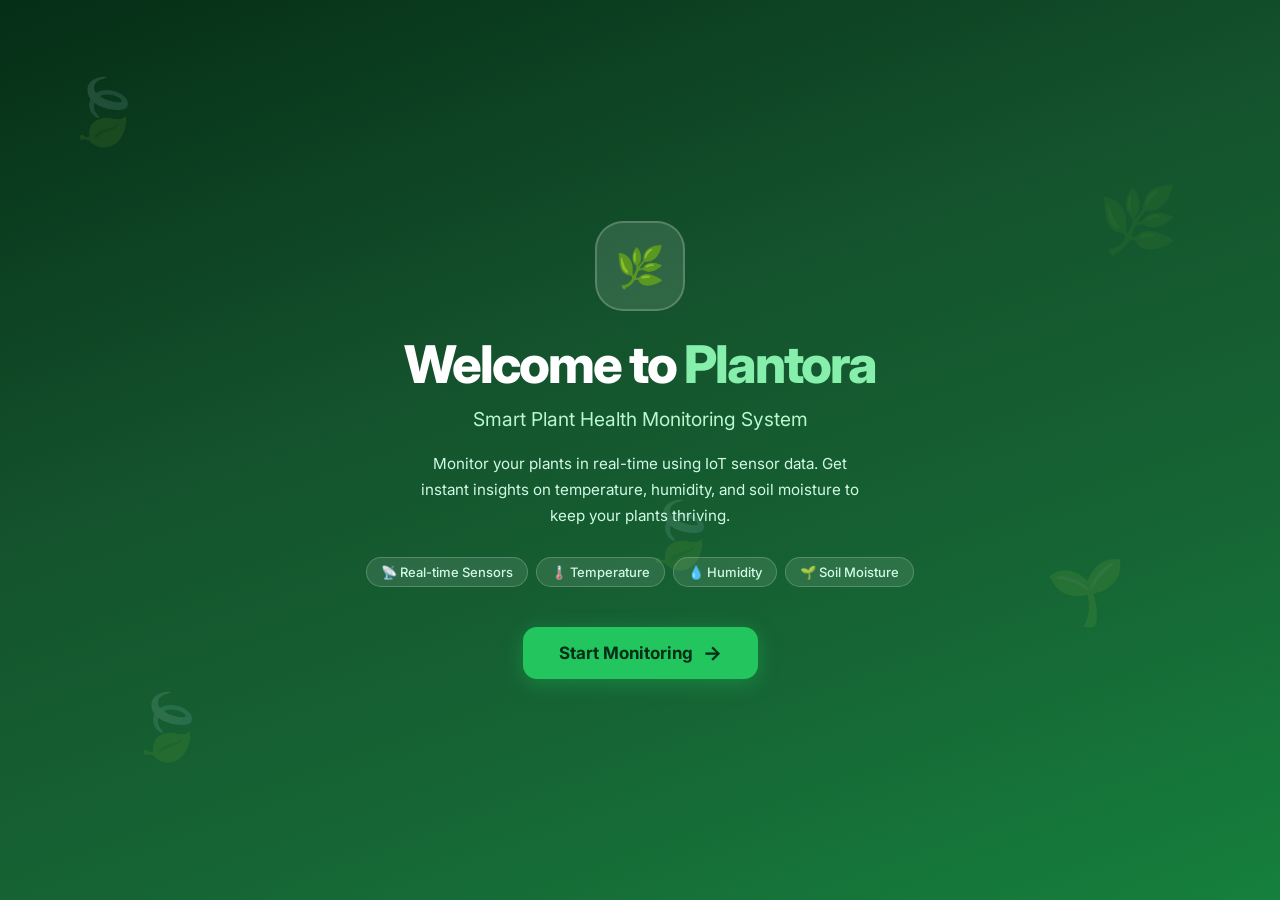
<file: plantora/index.html>
<!DOCTYPE html>
<html lang="en">
  <head>
    <meta charset="UTF-8" />
    <meta name="viewport" content="width=device-width, initial-scale=1.0" />
    <title>Plantora 🌿 - Smart Plant Health Monitoring</title>
    <link rel="preconnect" href="https://fonts.googleapis.com">
    <link rel="preconnect" href="https://fonts.gstatic.com" crossorigin>
    <link href="https://fonts.googleapis.com/css2?family=Inter:wght@300;400;500;600;700;800&display=swap" rel="stylesheet">
    <link rel="stylesheet" href="src/styles.css">
  </head>
  <body>
    <div class="page welcome-page">
      <div class="welcome-bg">
        <div class="leaf leaf-1">🍃</div>
        <div class="leaf leaf-2">🌿</div>
        <div class="leaf leaf-3">🍃</div>
        <div class="leaf leaf-4">🌱</div>
        <div class="leaf leaf-5">🍃</div>
      </div>
      <div class="welcome-content">
        <div class="logo-badge">
          <span class="logo-icon">🌿</span>
        </div>
        <h1 class="welcome-title">Welcome to <span class="brand">Plantora</span></h1>
        <p class="welcome-subtitle">Smart Plant Health Monitoring System</p>
        <p class="welcome-desc">
          Monitor your plants in real-time using IoT sensor data. Get instant insights on
          temperature, humidity, and soil moisture to keep your plants thriving.
        </p>
        <div class="feature-pills">
          <span class="pill">📡 Real-time Sensors</span>
          <span class="pill">🌡️ Temperature</span>
          <span class="pill">💧 Humidity</span>
          <span class="pill">🌱 Soil Moisture</span>
        </div>
        <a href="environment.html" class="btn-primary">
          <span>Start Monitoring</span>
          <span class="btn-arrow">→</span>
        </a>
      </div>
    </div>
  </body>
</html>
</file>
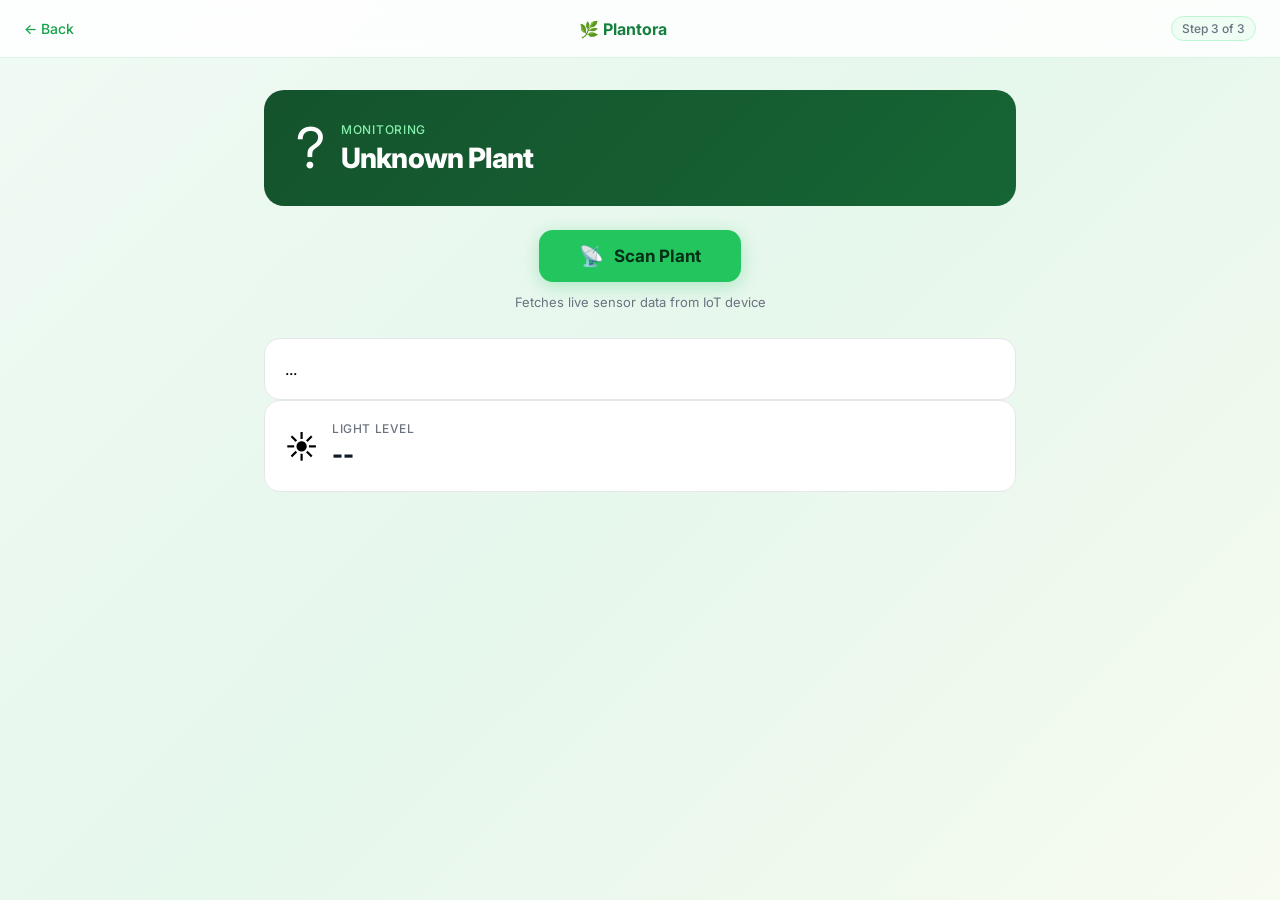
<file: plantora/dashboard.html>
<!DOCTYPE html>
<html lang="en">
  <head>
    <meta charset="UTF-8" />
    <meta name="viewport" content="width=device-width, initial-scale=1.0" />
    <title>Dashboard — Plantora 🌿</title>
    <link rel="preconnect" href="https://fonts.googleapis.com">
    <link rel="preconnect" href="https://fonts.gstatic.com" crossorigin>
    <link href="https://fonts.googleapis.com/css2?family=Inter:wght@300;400;500;600;700;800&display=swap" rel="stylesheet">
    <link rel="stylesheet" href="src/styles.css">
  </head>
  <body>
    <div class="page">
      <header class="top-nav">
        <a id="back-link" href="plants.html" class="nav-back">← Back</a>
        <div class="nav-brand">🌿 Plantora</div>
        <div class="nav-step">Step 3 of 3</div>
      </header>

      <div class="page-content">

        <!-- Plant hero -->
        <div class="dashboard-hero">
          <div id="plant-icon" class="dashboard-plant-icon">🌱</div>
          <div>
            <p class="dashboard-label">Monitoring</p>
            <h1 id="plant-name" class="dashboard-plant-name">Loading...</h1>
          </div>
        </div>

        <!-- Scan Button -->
        <div class="scan-section">
          <button id="scan-btn" class="btn-scan" onclick="runDiagnosis()">
            <span class="scan-icon">📡</span>
            <span id="scan-text">Scan Plant</span>
          </button>
          <p class="scan-hint">Fetches live sensor data from IoT device</p>
        </div>

        <!-- Status Banner -->
        <div id="status-banner" class="status-banner hidden">
          <div id="status-dot" class="status-dot"></div>
          <div>
            <span id="status-label" class="status-label"></span>
            <span id="status-msg" class="status-msg"></span>
          </div>
        </div>

        <!-- Health Score -->
        <div id="health-section" class="health-section hidden">
          <div class="health-header">
            <span class="health-title">Health Score</span>
            <span id="health-score-num" class="health-score-num">--</span>
          </div>
          <div class="health-bar-track">
            <div id="health-bar-fill" class="health-bar-fill" style="width: 0%"></div>
          </div>
          <div class="health-bar-labels">
            <span>Critical</span>
            <span>Moderate</span>
            <span>Healthy</span>
          </div>
        </div>

        <!-- Sensor Cards -->
        <div id="sensor-grid" class="sensor-grid hidden">
          <div class="sensor-card" id="card-temp">
            <div class="sensor-icon">🌡️</div>
            <div class="sensor-info">
              <div class="sensor-label">Temperature</div>
              <div id="temp-value" class="sensor-value">--</div>
              <div id="temp-range" class="sensor-range"></div>
            </div>
            <div id="temp-status" class="sensor-badge"></div>
          </div>

          <div class="sensor-card" id="card-hum">
            <div class="sensor-icon">💧</div>
            <div class="sensor-info">
              <div class="sensor-label">Humidity</div>
              <div id="hum-value" class="sensor-value">--</div>
              <div id="hum-range" class="sensor-range"></div>
            </div>
            <div id="hum-status" class="sensor-badge"></div>
          </div>

          <div class="sensor-card" id="card-soil">
            <div class="sensor-icon">🌱</div>
            <div class="sensor-info">
              <div class="sensor-label">Soil Moisture</div>
              <div id="soil-value" class="sensor-value">--</div>
              <div id="soil-range" class="sensor-range"></div>
            </div>
            <div id="soil-status" class="sensor-badge"></div>
          </div>
        </div>
        <div class="sensor-card" id="card-soil">
   ...
</div>



<div class="sensor-card" id="card-light">
  <div class="sensor-icon">☀️</div>

  <div class="sensor-info">
    <div class="sensor-label">Light Level</div>

    <div id="light-value" class="sensor-value">--</div>

    <div id="light-range" class="sensor-range"></div>
  </div>

  <div id="light-status" class="sensor-badge"></div>
</div>

        <!-- Tips -->
        <div id="tips-section" class="tips-section hidden">
          <h3 class="tips-title">💡 Care Recommendations</h3>
          <ul id="tips-list" class="tips-list"></ul>
        </div>

        <!-- Last Updated -->
        <div id="last-updated" class="last-updated hidden">
          <span id="last-updated-text"></span>
        </div>

        <!-- Error -->
        <div id="error-section" class="error-section hidden">
          <div class="error-icon">⚠️</div>
          <p id="error-text" class="error-text"></p>
          <button class="btn-retry" onclick="runDiagnosis()">Try Again</button>
        </div>

      </div>
    </div>
    <script src="src/diagnosis.js"></script>
  </body>
</html>
</file>
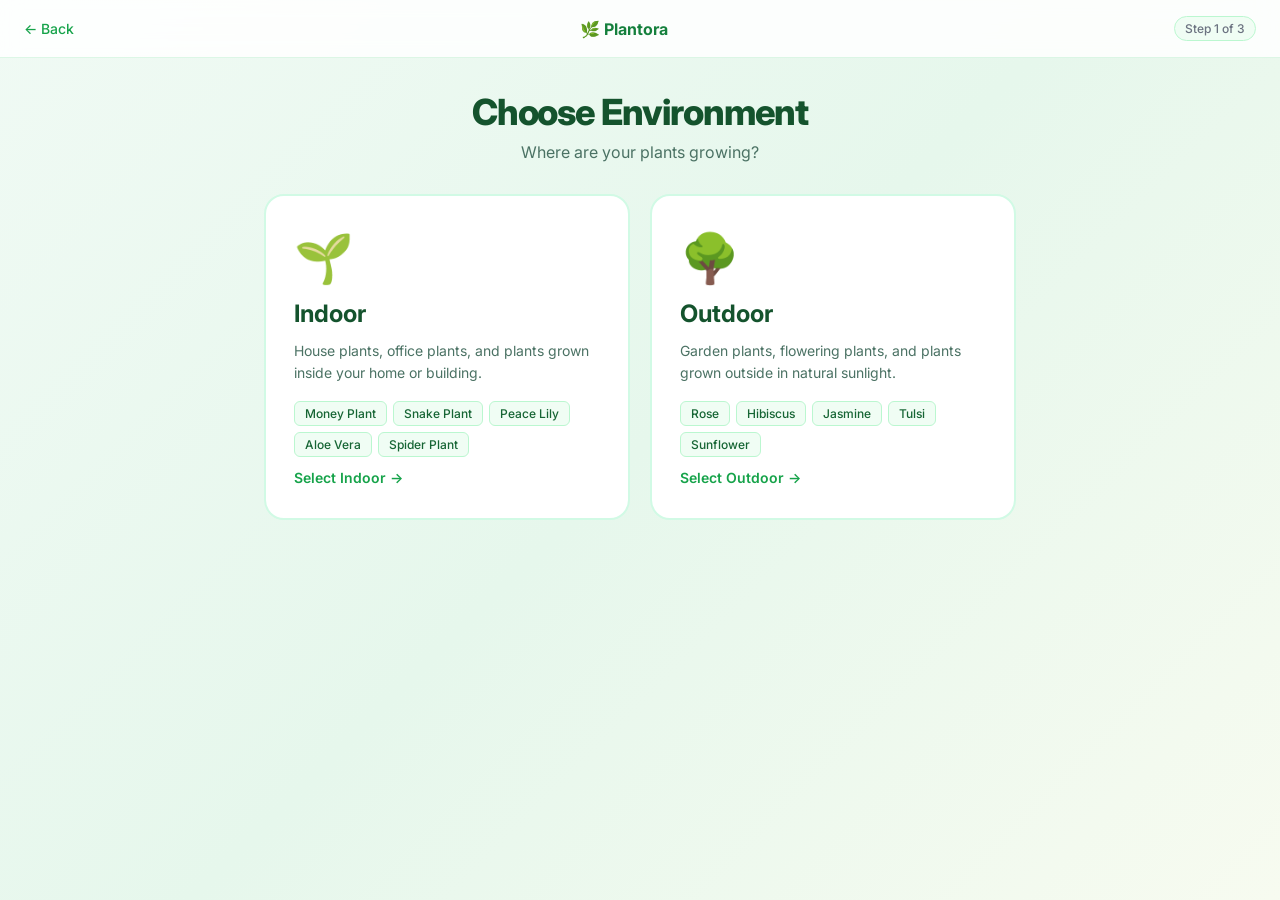
<file: plantora/environment.html>
<!DOCTYPE html>
<html lang="en">
  <head>
    <meta charset="UTF-8" />
    <meta name="viewport" content="width=device-width, initial-scale=1.0" />
    <title>Choose Environment — Plantora 🌿</title>
    <link rel="preconnect" href="https://fonts.googleapis.com">
    <link rel="preconnect" href="https://fonts.gstatic.com" crossorigin>
    <link href="https://fonts.googleapis.com/css2?family=Inter:wght@300;400;500;600;700;800&display=swap" rel="stylesheet">
    <link rel="stylesheet" href="src/styles.css">
  </head>
  <body>
    <div class="page">
      <header class="top-nav">
        <a href="index.html" class="nav-back">← Back</a>
        <div class="nav-brand">🌿 Plantora</div>
        <div class="nav-step">Step 1 of 3</div>
      </header>

      <div class="page-content">
        <div class="page-header">
          <h1 class="page-title">Choose Environment</h1>
          <p class="page-desc">Where are your plants growing?</p>
        </div>

        <div class="env-grid">
          <a href="plants.html?type=indoor" class="env-card">
            <div class="env-icon">🌱</div>
            <h2 class="env-title">Indoor</h2>
            <p class="env-desc">House plants, office plants, and plants grown inside your home or building.</p>
            <ul class="env-examples">
              <li>Money Plant</li>
              <li>Snake Plant</li>
              <li>Peace Lily</li>
              <li>Aloe Vera</li>
              <li>Spider Plant</li>
            </ul>
            <span class="env-cta">Select Indoor →</span>
          </a>

          <a href="plants.html?type=outdoor" class="env-card">
            <div class="env-icon">🌳</div>
            <h2 class="env-title">Outdoor</h2>
            <p class="env-desc">Garden plants, flowering plants, and plants grown outside in natural sunlight.</p>
            <ul class="env-examples">
              <li>Rose</li>
              <li>Hibiscus</li>
              <li>Jasmine</li>
              <li>Tulsi</li>
              <li>Sunflower</li>
            </ul>
            <span class="env-cta">Select Outdoor →</span>
          </a>
        </div>
      </div>
    </div>
  </body>
</html>
</file>
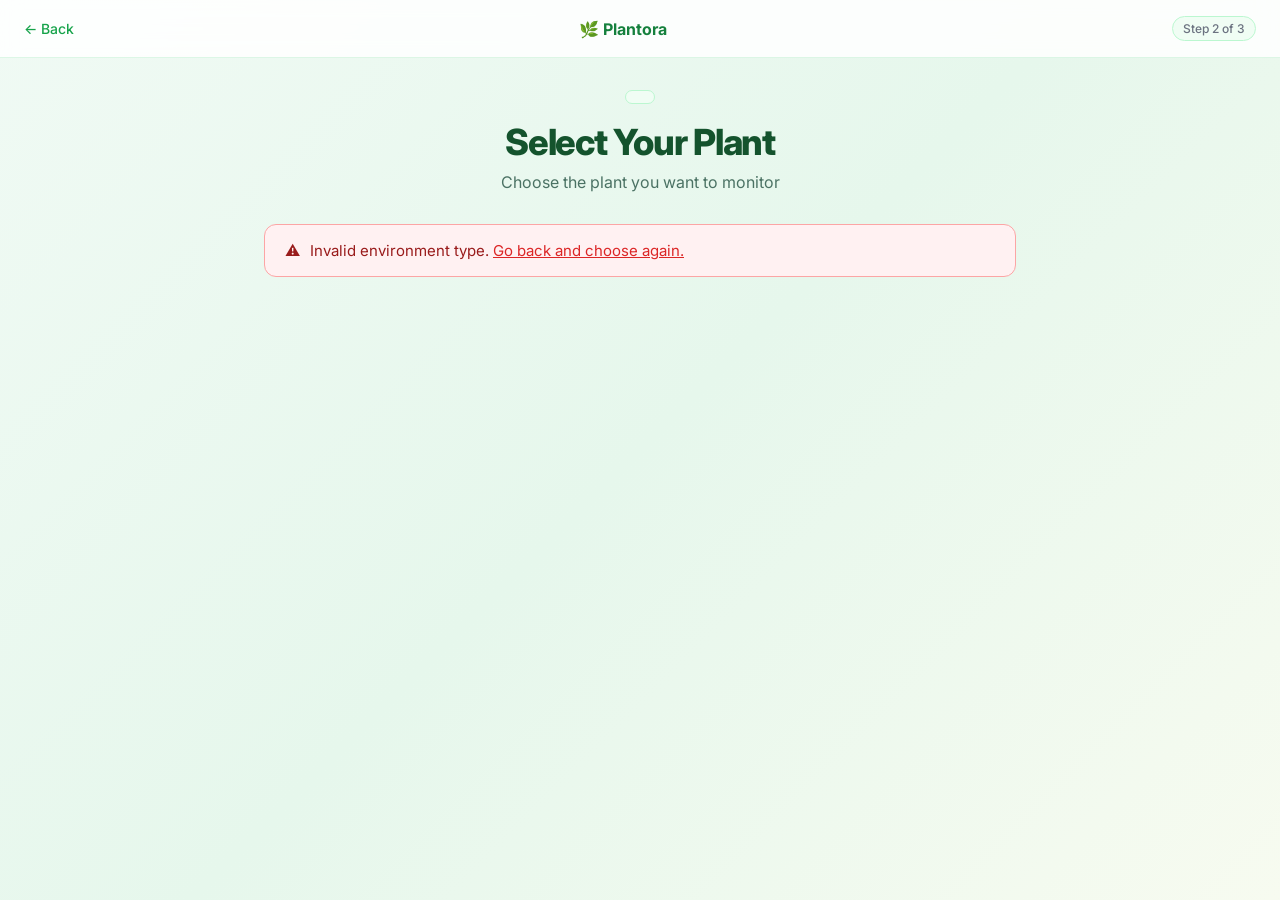
<file: plantora/plants.html>
<!DOCTYPE html>
<html lang="en">
  <head>
    <meta charset="UTF-8" />
    <meta name="viewport" content="width=device-width, initial-scale=1.0" />
    <title>Select Plant — Plantora 🌿</title>
    <link rel="preconnect" href="https://fonts.googleapis.com">
    <link rel="preconnect" href="https://fonts.gstatic.com" crossorigin>
    <link href="https://fonts.googleapis.com/css2?family=Inter:wght@300;400;500;600;700;800&display=swap" rel="stylesheet">
    <link rel="stylesheet" href="src/styles.css">
  </head>
  <body>
    <div class="page">
      <header class="top-nav">
        <a href="environment.html" class="nav-back">← Back</a>
        <div class="nav-brand">🌿 Plantora</div>
        <div class="nav-step">Step 2 of 3</div>
      </header>

      <div class="page-content">
        <div class="page-header">
          <div id="env-badge" class="env-badge"></div>
          <h1 class="page-title">Select Your Plant</h1>
          <p class="page-desc">Choose the plant you want to monitor</p>
        </div>

        <div id="plant-grid" class="plant-grid"></div>

        <div id="error-msg" class="error-msg hidden">
          <span>⚠️</span>
          <span>Invalid environment type. <a href="environment.html">Go back and choose again.</a></span>
        </div>
      </div>
    </div>
    <script src="src/plants.js"></script>
  </body>
</html>
</file>
<file: plantora/src/styles.css>
/* ==================== RESET & BASE ==================== */
*, *::before, *::after {
  box-sizing: border-box;
  margin: 0;
  padding: 0;
}

html, body {
  height: 100%;
  font-family: 'Inter', -apple-system, BlinkMacSystemFont, sans-serif;
  -webkit-font-smoothing: antialiased;
}

a { text-decoration: none; color: inherit; }
ul { list-style: none; }
button { cursor: pointer; font-family: inherit; }

.hidden { display: none !important; }

/* ==================== LAYOUT ==================== */
.page {
  min-height: 100vh;
  background: linear-gradient(135deg, #f0faf4 0%, #e6f7ec 50%, #f7fbf0 100%);
  display: flex;
  flex-direction: column;
}

.page-content {
  flex: 1;
  max-width: 800px;
  width: 100%;
  margin: 0 auto;
  padding: 2rem 1.5rem 3rem;
}

/* ==================== NAV ==================== */
.top-nav {
  display: flex;
  align-items: center;
  justify-content: space-between;
  padding: 1rem 1.5rem;
  background: rgba(255,255,255,0.85);
  backdrop-filter: blur(10px);
  border-bottom: 1px solid rgba(34,197,94,0.15);
  position: sticky;
  top: 0;
  z-index: 100;
}

.nav-back {
  font-size: 0.875rem;
  color: #16a34a;
  font-weight: 500;
  transition: opacity 0.2s;
}
.nav-back:hover { opacity: 0.7; }

.nav-brand {
  font-size: 1rem;
  font-weight: 700;
  color: #15803d;
}

.nav-step {
  font-size: 0.75rem;
  color: #6b7280;
  font-weight: 500;
  background: #f0fdf4;
  padding: 0.25rem 0.625rem;
  border-radius: 99px;
  border: 1px solid #bbf7d0;
}

/* ==================== PAGE HEADER ==================== */
.page-header {
  text-align: center;
  margin-bottom: 2rem;
}

.page-title {
  font-size: clamp(1.75rem, 5vw, 2.25rem);
  font-weight: 800;
  color: #14532d;
  letter-spacing: -0.03em;
  margin-bottom: 0.5rem;
}

.page-desc {
  font-size: 1rem;
  color: #4b7264;
}

/* ==================== WELCOME PAGE ==================== */
.welcome-page {
  position: relative;
  min-height: 100vh;
  overflow: hidden;
  display: flex;
  align-items: center;
  justify-content: center;
  background: linear-gradient(160deg, #052e16 0%, #14532d 40%, #166534 70%, #15803d 100%);
}

.welcome-bg {
  position: absolute;
  inset: 0;
  pointer-events: none;
  overflow: hidden;
}

.leaf {
  position: absolute;
  font-size: clamp(2rem, 6vw, 4rem);
  opacity: 0.12;
  animation: float 6s ease-in-out infinite;
  user-select: none;
}
.leaf-1 { top: 8%;  left: 5%;  animation-delay: 0s;   }
.leaf-2 { top: 20%; right: 8%; animation-delay: 1.2s; font-size: 4rem; }
.leaf-3 { bottom: 15%; left: 10%; animation-delay: 2.4s; }
.leaf-4 { bottom: 30%; right: 12%; animation-delay: 0.6s; }
.leaf-5 { top: 55%; left: 50%; animation-delay: 3.6s; }

@keyframes float {
  0%, 100% { transform: translateY(0) rotate(0deg); }
  50%       { transform: translateY(-20px) rotate(5deg); }
}

.welcome-content {
  position: relative;
  z-index: 1;
  text-align: center;
  padding: 2rem 1.5rem;
  max-width: 600px;
  width: 100%;
}

.logo-badge {
  width: 90px;
  height: 90px;
  background: rgba(255,255,255,0.12);
  border: 2px solid rgba(255,255,255,0.2);
  border-radius: 28px;
  display: flex;
  align-items: center;
  justify-content: center;
  margin: 0 auto 1.5rem;
  backdrop-filter: blur(8px);
}
.logo-icon { font-size: 2.5rem; }

.welcome-title {
  font-size: clamp(2rem, 8vw, 3.25rem);
  font-weight: 800;
  color: #fff;
  letter-spacing: -0.04em;
  line-height: 1.15;
  margin-bottom: 0.75rem;
}
.brand { color: #86efac; }

.welcome-subtitle {
  font-size: clamp(1rem, 3vw, 1.2rem);
  color: #bbf7d0;
  margin-bottom: 1.25rem;
}

.welcome-desc {
  font-size: 0.95rem;
  color: #d1fae5;
  line-height: 1.7;
  max-width: 440px;
  margin: 0 auto 1.75rem;
}

.feature-pills {
  display: flex;
  flex-wrap: wrap;
  gap: 0.5rem;
  justify-content: center;
  margin-bottom: 2.5rem;
}
.pill {
  background: rgba(255,255,255,0.1);
  border: 1px solid rgba(255,255,255,0.2);
  color: #d1fae5;
  font-size: 0.8125rem;
  font-weight: 500;
  padding: 0.375rem 0.875rem;
  border-radius: 99px;
}

.btn-primary {
  display: inline-flex;
  align-items: center;
  gap: 0.625rem;
  background: #22c55e;
  color: #052e16;
  font-size: 1.0625rem;
  font-weight: 700;
  padding: 0.875rem 2.25rem;
  border-radius: 14px;
  transition: transform 0.15s, background 0.15s, box-shadow 0.15s;
  box-shadow: 0 4px 20px rgba(34,197,94,0.35);
}
.btn-primary:hover {
  background: #16a34a;
  transform: translateY(-2px);
  box-shadow: 0 8px 28px rgba(34,197,94,0.45);
}
.btn-arrow { font-size: 1.25rem; }

/* ==================== ENVIRONMENT CARDS ==================== */
.env-grid {
  display: grid;
  grid-template-columns: repeat(auto-fit, minmax(260px, 1fr));
  gap: 1.25rem;
}

.env-card {
  background: #fff;
  border: 2px solid #d1fae5;
  border-radius: 20px;
  padding: 2rem 1.75rem;
  display: flex;
  flex-direction: column;
  gap: 0.75rem;
  transition: transform 0.2s, border-color 0.2s, box-shadow 0.2s;
  cursor: pointer;
}
.env-card:hover {
  transform: translateY(-4px);
  border-color: #22c55e;
  box-shadow: 0 12px 40px rgba(34,197,94,0.15);
}

.env-icon { font-size: 3rem; }
.env-title { font-size: 1.5rem; font-weight: 700; color: #14532d; }
.env-desc  { font-size: 0.875rem; color: #4b7264; line-height: 1.6; }

.env-examples {
  display: flex;
  flex-wrap: wrap;
  gap: 0.375rem;
  margin-top: 0.25rem;
}
.env-examples li {
  background: #f0fdf4;
  color: #166534;
  font-size: 0.75rem;
  font-weight: 500;
  padding: 0.25rem 0.625rem;
  border-radius: 6px;
  border: 1px solid #bbf7d0;
}
.env-cta { font-size: 0.875rem; font-weight: 600; color: #16a34a; margin-top: auto; }

/* ==================== PLANT CARDS ==================== */
.env-badge {
  display: inline-flex;
  align-items: center;
  gap: 0.375rem;
  background: #f0fdf4;
  border: 1px solid #bbf7d0;
  color: #166534;
  font-size: 0.8125rem;
  font-weight: 600;
  padding: 0.375rem 0.875rem;
  border-radius: 99px;
  margin-bottom: 0.75rem;
}

.plant-grid {
  display: grid;
  grid-template-columns: repeat(auto-fill, minmax(145px, 1fr));
  gap: 1rem;
}

.plant-card {
  background: #fff;
  border: 2px solid #d1fae5;
  border-radius: 16px;
  padding: 1.5rem 1rem;
  display: flex;
  flex-direction: column;
  align-items: center;
  gap: 0.625rem;
  text-align: center;
  cursor: pointer;
  transition: transform 0.2s, border-color 0.2s, box-shadow 0.2s;
}
.plant-card:hover {
  transform: translateY(-4px);
  border-color: #22c55e;
  box-shadow: 0 8px 30px rgba(34,197,94,0.15);
}

.plant-card-icon { font-size: 2.75rem; }
.plant-card-name { font-size: 0.9375rem; font-weight: 600; color: #14532d; }
.plant-card-temp { font-size: 0.75rem; color: #6b7280; }

/* ==================== DASHBOARD ==================== */
.dashboard-hero {
  display: flex;
  align-items: center;
  gap: 1rem;
  background: linear-gradient(135deg, #14532d, #166534);
  border-radius: 20px;
  padding: 1.5rem 2rem;
  margin-bottom: 1.5rem;
  color: #fff;
}
.dashboard-plant-icon { font-size: 3.5rem; }
.dashboard-label {
  font-size: 0.75rem;
  color: #86efac;
  font-weight: 500;
  text-transform: uppercase;
  letter-spacing: 0.06em;
  margin-bottom: 0.25rem;
}
.dashboard-plant-name { font-size: 1.75rem; font-weight: 800; letter-spacing: -0.03em; }

.scan-section {
  display: flex;
  flex-direction: column;
  align-items: center;
  gap: 0.75rem;
  margin-bottom: 1.75rem;
}

.btn-scan {
  display: inline-flex;
  align-items: center;
  gap: 0.625rem;
  background: #22c55e;
  color: #052e16;
  font-size: 1.0625rem;
  font-weight: 700;
  padding: 0.875rem 2.5rem;
  border-radius: 14px;
  border: none;
  transition: transform 0.15s, background 0.15s, box-shadow 0.15s;
  box-shadow: 0 4px 18px rgba(34,197,94,0.3);
}
.btn-scan:hover:not(:disabled) {
  background: #16a34a;
  transform: translateY(-2px);
  box-shadow: 0 8px 28px rgba(34,197,94,0.4);
}
.btn-scan:disabled { opacity: 0.65; cursor: not-allowed; }

.scan-icon { font-size: 1.25rem; }
.scanning .scan-icon { animation: pulse 1s ease-in-out infinite; }

@keyframes pulse {
  0%, 100% { transform: scale(1); }
  50%       { transform: scale(1.2); }
}

.scan-hint { font-size: 0.8125rem; color: #6b7280; }

/* Status banner */
.status-banner {
  display: flex;
  align-items: center;
  gap: 0.875rem;
  padding: 1rem 1.25rem;
  border-radius: 14px;
  margin-bottom: 1.5rem;
  font-weight: 600;
  font-size: 0.95rem;
}
.status-banner.healthy  { background: #f0fdf4; border: 1.5px solid #86efac; }
.status-banner.moderate { background: #fefce8; border: 1.5px solid #fde047; }
.status-banner.critical { background: #fff1f2; border: 1.5px solid #fca5a5; }

.status-dot {
  width: 14px;
  height: 14px;
  border-radius: 50%;
  flex-shrink: 0;
}
.healthy  .status-dot { background: #22c55e; box-shadow: 0 0 8px rgba(34,197,94,0.5); }
.moderate .status-dot { background: #eab308; box-shadow: 0 0 8px rgba(234,179,8,0.5); }
.critical .status-dot { background: #ef4444; box-shadow: 0 0 8px rgba(239,68,68,0.5); }

.status-label { font-weight: 700; font-size: 1rem; }
.healthy  .status-label { color: #15803d; }
.moderate .status-label { color: #a16207; }
.critical .status-label { color: #b91c1c; }
.status-msg { font-size: 0.8125rem; color: #6b7280; margin-left: 0.5rem; }

/* Health bar */
.health-section {
  background: #fff;
  border: 1.5px solid #d1fae5;
  border-radius: 16px;
  padding: 1.25rem 1.5rem;
  margin-bottom: 1.5rem;
}
.health-header {
  display: flex;
  align-items: center;
  justify-content: space-between;
  margin-bottom: 0.75rem;
}
.health-title {
  font-size: 0.875rem;
  font-weight: 600;
  color: #374151;
  text-transform: uppercase;
  letter-spacing: 0.05em;
}
.health-score-num { font-size: 1.75rem; font-weight: 800; color: #14532d; }

.health-bar-track {
  height: 14px;
  background: #f3f4f6;
  border-radius: 99px;
  overflow: hidden;
  margin-bottom: 0.5rem;
}
.health-bar-fill {
  height: 100%;
  border-radius: 99px;
  transition: width 1s cubic-bezier(0.4, 0, 0.2, 1);
  background: linear-gradient(90deg, #ef4444 0%, #eab308 50%, #22c55e 100%);
}
.health-bar-labels {
  display: flex;
  justify-content: space-between;
  font-size: 0.7rem;
  color: #9ca3af;
}

/* Sensor grid */
.sensor-grid {
  display: grid;
  grid-template-columns: repeat(auto-fit, minmax(220px, 1fr));
  gap: 1rem;
  margin-bottom: 1.5rem;
}

.sensor-card {
  background: #fff;
  border: 1.5px solid #e5e7eb;
  border-radius: 16px;
  padding: 1.25rem;
  display: flex;
  align-items: center;
  gap: 0.875rem;
}
.sensor-card.good    { border-color: #86efac; }
.sensor-card.warning { border-color: #fde047; }
.sensor-card.bad     { border-color: #fca5a5; }

.sensor-icon { font-size: 2rem; flex-shrink: 0; }
.sensor-info { flex: 1; }
.sensor-label {
  font-size: 0.75rem;
  color: #6b7280;
  font-weight: 500;
  text-transform: uppercase;
  letter-spacing: 0.05em;
  margin-bottom: 0.25rem;
}
.sensor-value { font-size: 1.5rem; font-weight: 800; color: #111827; }
.sensor-range { font-size: 0.7rem; color: #9ca3af; margin-top: 0.125rem; }

.sensor-badge {
  font-size: 0.75rem;
  font-weight: 600;
  padding: 0.25rem 0.625rem;
  border-radius: 99px;
  flex-shrink: 0;
}
.sensor-badge.good    { background: #dcfce7; color: #15803d; }
.sensor-badge.warning { background: #fefce8; color: #a16207; }
.sensor-badge.bad     { background: #fee2e2; color: #b91c1c; }

/* Tips */
.tips-section {
  background: #fff;
  border: 1.5px solid #d1fae5;
  border-radius: 16px;
  padding: 1.25rem 1.5rem;
  margin-bottom: 1.5rem;
}
.tips-title { font-size: 0.9375rem; font-weight: 700; color: #14532d; margin-bottom: 0.875rem; }
.tips-list  { display: flex; flex-direction: column; gap: 0.5rem; }
.tips-list li {
  font-size: 0.875rem;
  color: #374151;
  line-height: 1.5;
  display: flex;
  align-items: flex-start;
  gap: 0.5rem;
}
.tips-list li::before { content: "→"; color: #22c55e; font-weight: 700; flex-shrink: 0; }

/* Last updated */
.last-updated { text-align: center; font-size: 0.75rem; color: #9ca3af; padding-bottom: 1rem; }

/* Error */
.error-section {
  display: flex;
  flex-direction: column;
  align-items: center;
  gap: 0.875rem;
  padding: 2rem;
  background: #fff;
  border: 1.5px solid #fca5a5;
  border-radius: 16px;
  text-align: center;
  margin-bottom: 1rem;
}
.error-icon { font-size: 2.5rem; }
.error-text { font-size: 0.9375rem; color: #374151; line-height: 1.6; }

.btn-retry {
  background: #22c55e;
  color: #052e16;
  font-size: 0.9375rem;
  font-weight: 600;
  padding: 0.625rem 1.5rem;
  border-radius: 10px;
  border: none;
  transition: background 0.15s, transform 0.15s;
}
.btn-retry:hover { background: #16a34a; transform: translateY(-1px); }

.error-msg {
  display: flex;
  align-items: center;
  gap: 0.625rem;
  background: #fff1f2;
  border: 1.5px solid #fca5a5;
  border-radius: 12px;
  padding: 1rem 1.25rem;
  font-size: 0.9375rem;
  color: #991b1b;
  margin-top: 1rem;
}
.error-msg a { color: #dc2626; text-decoration: underline; }

/* Spinner */
.spinner {
  width: 18px;
  height: 18px;
  border: 2px solid rgba(5,46,22,0.2);
  border-top-color: #052e16;
  border-radius: 50%;
  animation: spin 0.7s linear infinite;
  display: inline-block;
  vertical-align: middle;
}
@keyframes spin { to { transform: rotate(360deg); } }

/* ==================== RESPONSIVE ==================== */
@media (max-width: 480px) {
  .page-content { padding: 1.25rem 1rem 2.5rem; }
  .dashboard-hero { padding: 1.25rem; }
  .dashboard-plant-name { font-size: 1.4rem; }
  .sensor-grid { grid-template-columns: 1fr; }
  .env-grid { grid-template-columns: 1fr; }
  .plant-grid { grid-template-columns: repeat(auto-fill, minmax(120px, 1fr)); }
}
</file>
